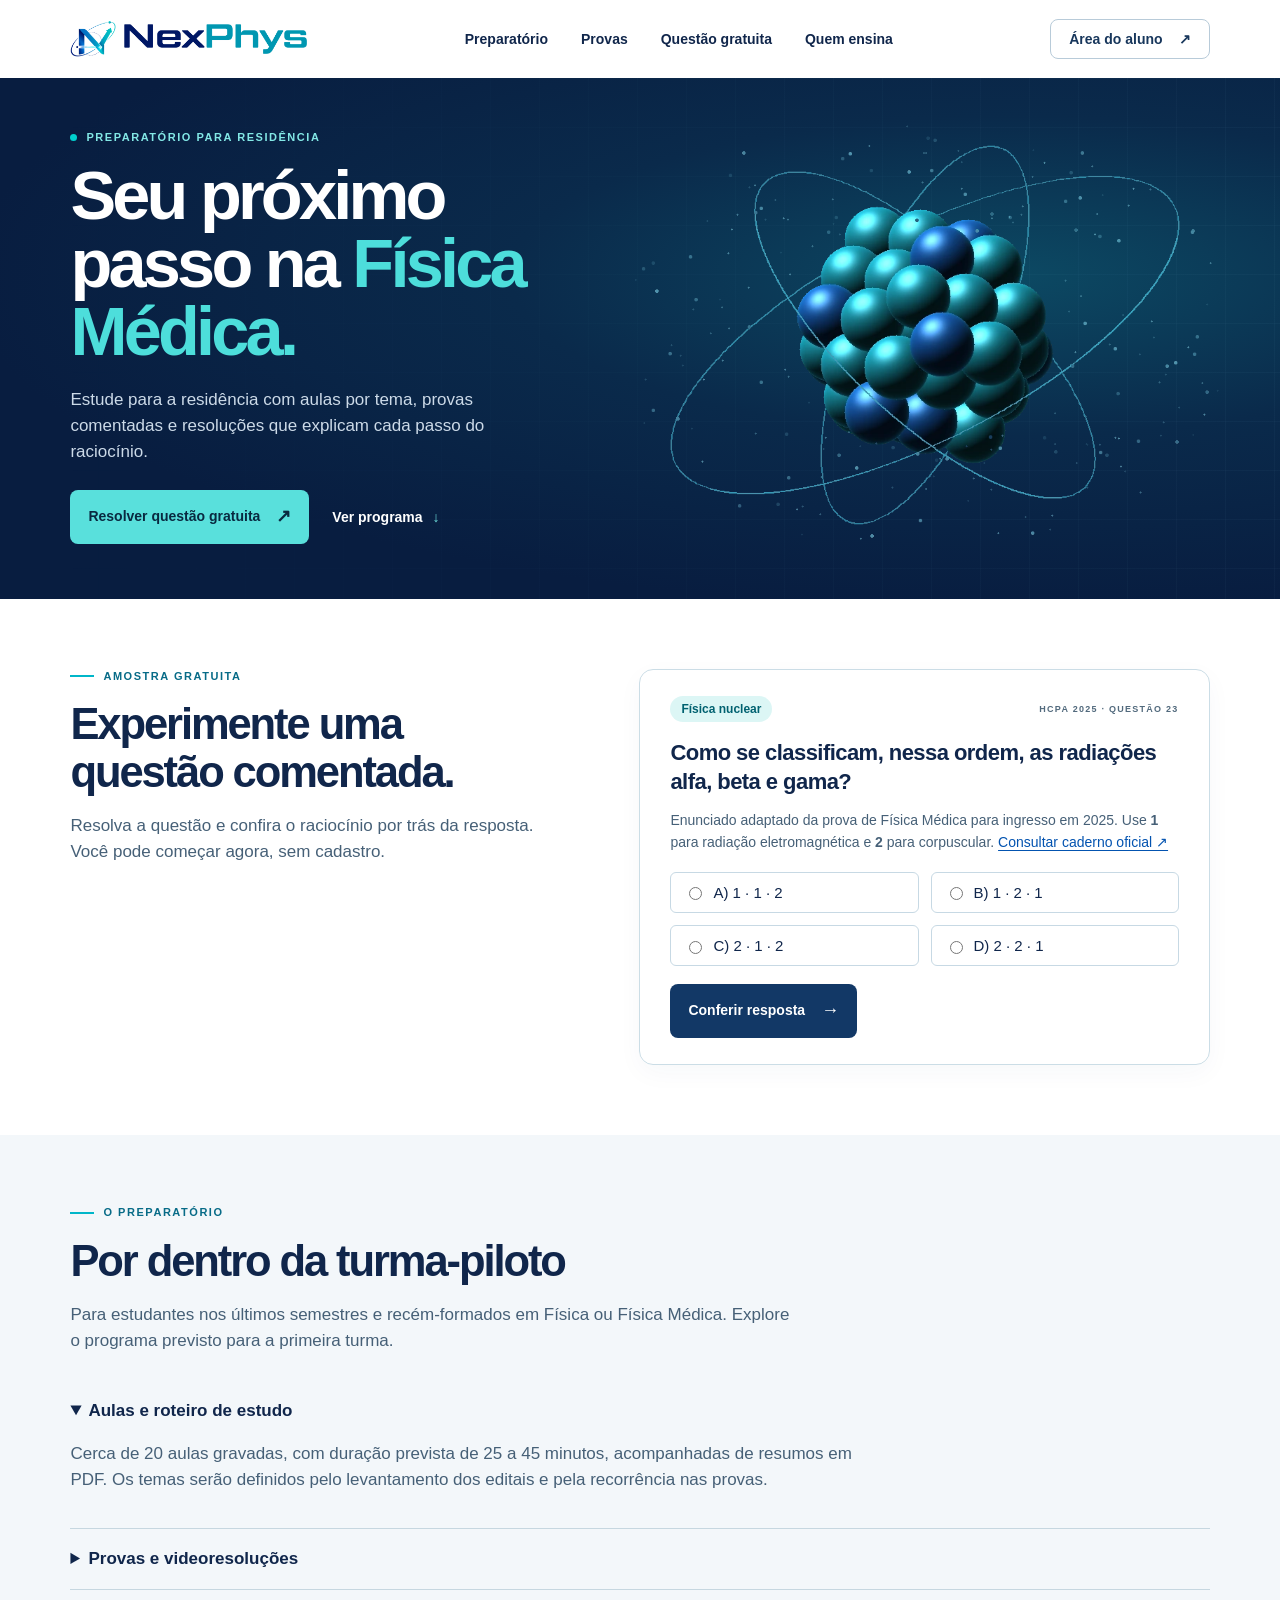
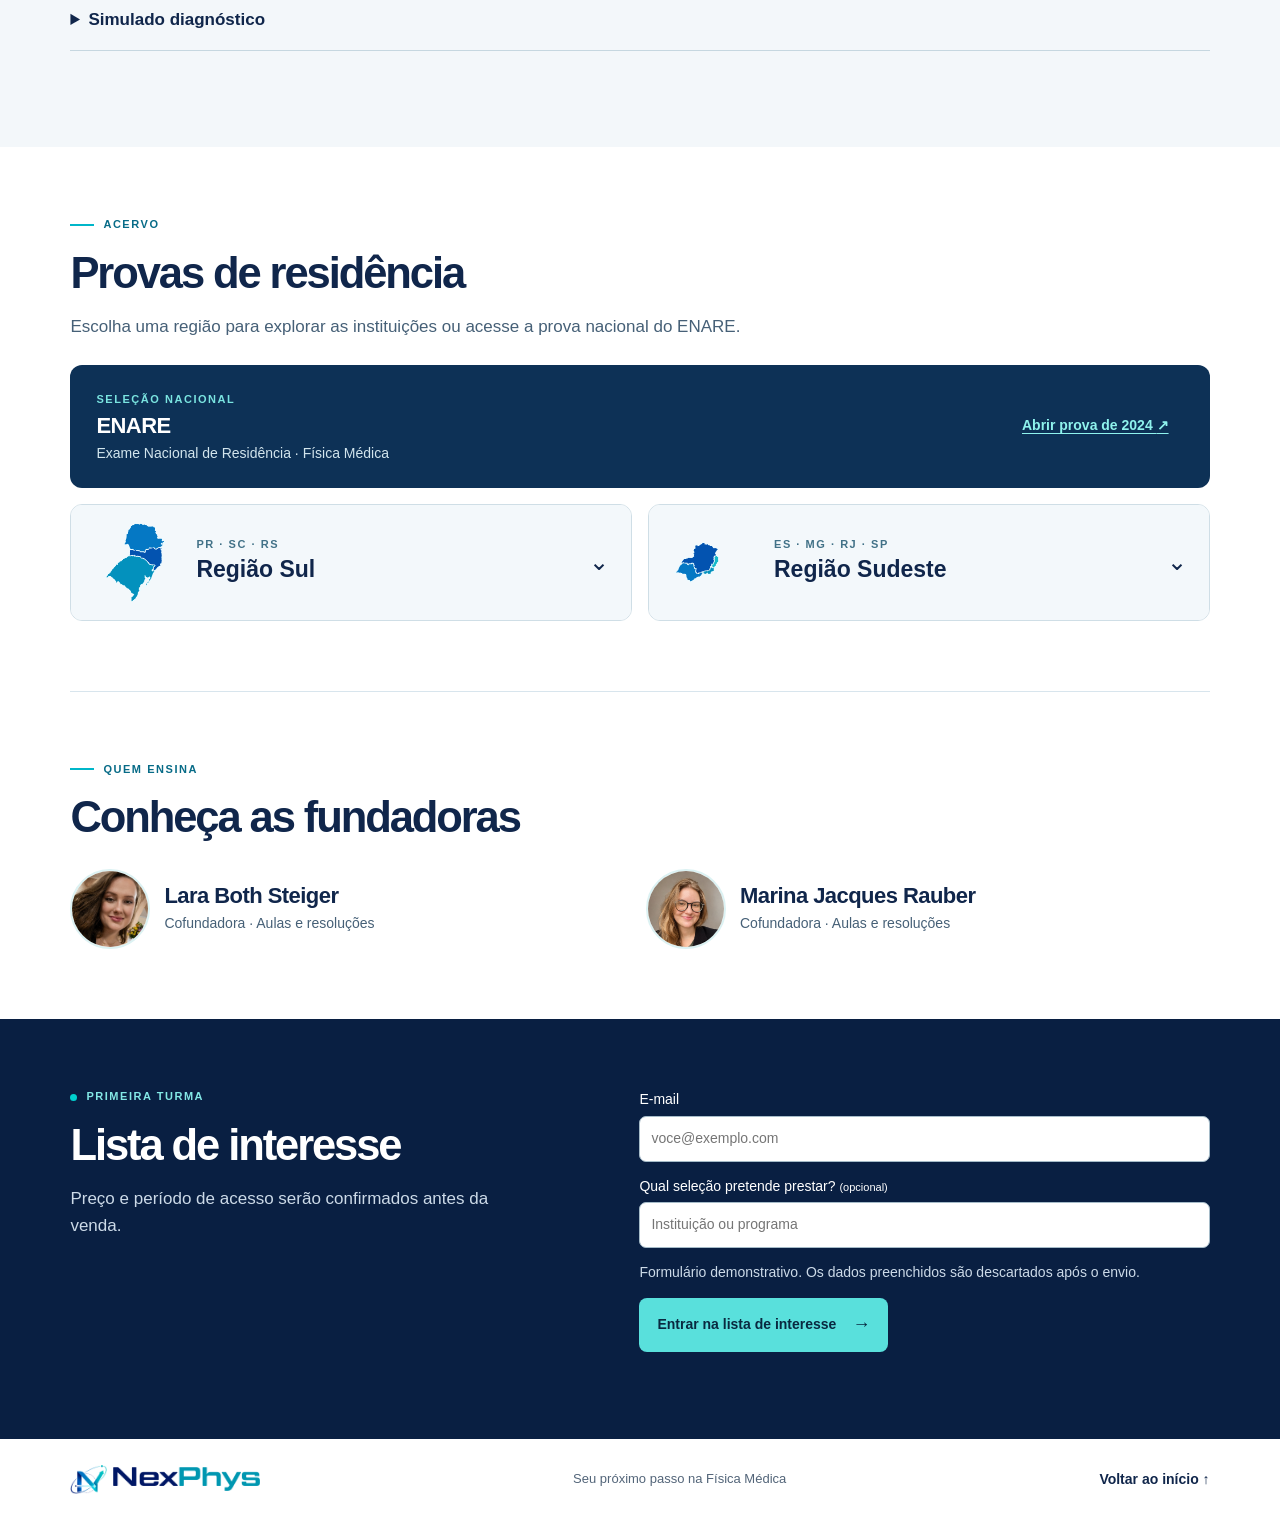
<file: index.html>
<!doctype html><html lang="pt-BR"><head><meta charset="utf-8"><meta name="viewport" content="width=device-width,initial-scale=1"><meta name="theme-color" content="#081f42"><title>NexPhys | Residência em Física Médica</title><meta name="description" content="Conheça a preparação NexPhys para Residência em Física Médica e experimente uma questão comentada."><link rel="icon" href="./assets/symbol.png"><link rel="stylesheet" href="./style.css"><script src="./app.js" defer></script></head><body>
<header><div class="wrap bar"><a href="#inicio" class="brand" aria-label="NexPhys, início"><img src="./assets/symbol.png" alt=""><img src="./assets/wordmark.png" alt="NexPhys"></a><nav aria-label="Principal"><a href="#programa">Preparatório</a><a href="#provas">Provas</a><a href="#questao">Questão gratuita</a><a href="#equipe">Quem ensina</a></nav><button class="outline" data-open="aluno">Área do aluno <span>↗</span></button></div></header>
<main id="inicio"><section class="hero"><div class="wrap hero-inner"><div class="intro"><p class="eyebrow"><i></i> PREPARATÓRIO PARA RESIDÊNCIA</p><h1>Seu próximo<br>passo na <em>Física<br>Médica.</em></h1><p class="lead">Estude para a residência com aulas por tema, provas comentadas e resoluções que explicam cada passo do raciocínio.</p><div class="actions"><a class="cta" href="#questao">Resolver questão gratuita <b>↗</b></a><a class="textlink" href="#programa">Ver programa <span>↓</span></a></div></div><figure class="science"><img src="./assets/nucleo.webp" alt="Ilustração de um núcleo atômico em tons de azul e turquesa"></figure></div></section>
<section class="wrap split section" id="questao"><div><p class="label">AMOSTRA GRATUITA</p><h2>Experimente uma<br>questão comentada.</h2><p>Resolva a questão e confira o raciocínio por trás da resposta. Você pode começar agora, sem cadastro.</p></div><article class="question"><div class="qmeta"><span>Física nuclear</span><small>HCPA 2025 · QUESTÃO 23</small></div><h3>Como se classificam, nessa ordem, as radiações alfa, beta e gama?</h3><p class="exam-source">Enunciado adaptado da prova de Física Médica para ingresso em 2025. Use <b>1</b> para radiação eletromagnética e <b>2</b> para corpuscular. <a href="https://fundmed.org.br/website/wp-content/uploads/2025/04/HCPA-PROCESSO-SELETIVO-PARA-RESIDENCIA-MULTIPROFISSIONAL-2025-1o-EDITAL.pdf" target="_blank" rel="noopener noreferrer">Consultar caderno oficial ↗</a></p><form id="quiz"><fieldset><legend class="sr">Escolha uma resposta</legend><div class="options"></div></fieldset><button class="dark">Conferir resposta <span>→</span></button></form><div id="feedback" aria-live="polite"></div></article></section>
<section id="programa" class="soft"><div class="wrap section"><p class="label">O PREPARATÓRIO</p><h2>Por dentro da turma-piloto</h2><p class="desc">Para estudantes nos últimos semestres e recém-formados em Física ou Física Médica. Explore o programa previsto para a primeira turma.</p><div class="modules">
<details open><summary>Aulas e roteiro de estudo</summary><p>Cerca de 20 aulas gravadas, com duração prevista de 25 a 45 minutos, acompanhadas de resumos em PDF. Os temas serão definidos pelo levantamento dos editais e pela recorrência nas provas.</p></details>
<details><summary>Provas e videoresoluções</summary><p>O planejamento contempla duas seleções de referência no Sul e no Sudeste e os cinco ciclos mais recentes disponíveis. As resoluções serão divididas em blocos, com indicação de instituição, ano, fonte e eventuais divergências de gabarito.</p></details>
<details><summary>Simulado diagnóstico</summary><p>Um simulado inicial ajudará cada estudante a identificar os temas que merecem revisão. O roteiro de estudo orientará a retomada desses conteúdos.</p></details></div>
</div></section><section id="provas" class="wrap section exam-library"><p class="label">ACERVO</p><h2>Provas de residência</h2><p class="desc">Escolha uma região para explorar as instituições ou acesse a prova nacional do ENARE.</p><div class="national-exam"><div><small>SELEÇÃO NACIONAL</small><h3>ENARE</h3><p>Exame Nacional de Residência · Física Médica</p></div><a class="resource" href="https://mapa-vagas-enare-ebserh.conhecimento.fgv.br/provas-gabaritos/multiuni/Provas/FISICA%20MEDICA%20%28FISMEDT01%29.pdf" target="_blank" rel="noopener noreferrer">Abrir prova de 2024 <span aria-hidden="true">↗</span></a></div><div class="region-grid"><details class="reg"><summary><img src="./assets/mapa-sul.png" alt=""><span><small>PR · SC · RS</small><strong>Região Sul</strong></span><span class="chev" aria-hidden="true">⌄</span></summary><div class="institutions"><details class="inst"><summary>HCPA<span>Hospital de Clínicas de Porto Alegre · RS</span></summary><div><a class="resource" href="https://fundmed.org.br/website/wp-content/uploads/2025/04/HCPA-PROCESSO-SELETIVO-PARA-RESIDENCIA-MULTIPROFISSIONAL-2025-1o-EDITAL.pdf" target="_blank" rel="noopener noreferrer">Prova 2025 <span aria-hidden="true">↗</span></a><a class="resource" href="https://fundmed.org.br/website/wp-content/uploads/2024/09/COREMU-HCPA-Gabarito-e-resultado-definitivos-da-prova-objetiva-e-convocacao-para-analise-curricular.pdf#page=2" target="_blank" rel="noopener noreferrer">Gabarito definitivo <span aria-hidden="true">↗</span></a><a class="resource" href="#questao">Resolver questão 23 <span aria-hidden="true">↗</span></a></div></details><details class="inst"><summary>UFCSPA / Santa Casa<span>Porto Alegre · RS</span></summary><div><a class="resource" href="https://fundmed.org.br/website/wp-content/uploads/2026/08/UFCSPA-MULTI-Provas.pdf" target="_blank" rel="noopener noreferrer">Caderno de provas 2027 <span aria-hidden="true">↗</span></a><a class="resource" href="https://fundmed.org.br/evento/residencia-uni-e-multiprofissional-ufcspa-2027/" target="_blank" rel="noopener noreferrer">Documentos da seleção <span aria-hidden="true">↗</span></a></div></details><details class="inst"><summary>PREMUS · PUCRS<span>Hospital São Lucas da PUCRS · Porto Alegre, RS</span></summary><div><p>Caderno de prova em catalogação.</p><a class="resource" href="https://portal.pucrs.br/ensino/cursos/especializacao-e-mba/premus-2027/" target="_blank" rel="noopener noreferrer">Consultar seleção <span aria-hidden="true">↗</span></a></div></details><details class="inst"><summary>Hospital Erasto Gaertner<span>Curitiba · PR</span></summary><div><p>Caderno de prova em catalogação.</p><a class="resource" href="https://erastogaertner.com.br/ensino-e-pesquisa-2/" target="_blank" rel="noopener noreferrer">Consultar seleção <span aria-hidden="true">↗</span></a></div></details></div></details><details class="reg"><summary><img src="./assets/mapa-sudeste.png" alt=""><span><small>ES · MG · RJ · SP</small><strong>Região Sudeste</strong></span><span class="chev" aria-hidden="true">⌄</span></summary><div class="institutions"><details class="inst"><summary>UNIFESP<span>Universidade Federal de São Paulo · SP</span></summary><div><p>Caderno de prova em catalogação.</p><a class="resource" href="https://biofisica.unifesp.br/resid%C3%AAncia" target="_blank" rel="noopener noreferrer">Consultar programa <span aria-hidden="true">↗</span></a></div></details><details class="inst"><summary>Hospital Sírio-Libanês<span>São Paulo · SP</span></summary><div><p>Caderno de prova em catalogação.</p><a class="resource" href="https://www.vunesp.com.br/HSLI2602" target="_blank" rel="noopener noreferrer">Consultar seleção <span aria-hidden="true">↗</span></a></div></details><details class="inst"><summary>Hospital de Amor<span>Barretos · SP</span></summary><div><p>Caderno de prova em catalogação.</p><a class="resource" href="https://iep.hospitaldeamor.com.br/ensino/residencia/multiprofissional/" target="_blank" rel="noopener noreferrer">Consultar residência <span aria-hidden="true">↗</span></a></div></details><details class="inst"><summary>A.C.Camargo Cancer Center<span>São Paulo · SP</span></summary><div><p>Caderno de prova em catalogação.</p><a class="resource" href="https://ensino.accamargo.org.br/residencia-multiprofissional-em-oncologia-fisica-medica-2026-p222" target="_blank" rel="noopener noreferrer">Consultar seleção <span aria-hidden="true">↗</span></a></div></details></div></details></div></section><section id="equipe" class="wrap section"><p class="label">QUEM ENSINA</p><h2>Conheça as fundadoras</h2><div class="people"><div><img class="founder-photo lara" src="./assets/lara.png" alt="Lara Both Steiger" width="80" height="80" loading="lazy"><div><h3>Lara Both Steiger</h3><p>Cofundadora · Aulas e resoluções</p></div></div><div><img class="founder-photo marina" src="./assets/marina.png" alt="Marina Jacques Rauber" width="80" height="80" loading="lazy"><div><h3>Marina Jacques Rauber</h3><p>Cofundadora · Aulas e resoluções</p></div></div></div></section>
<section class="join" id="interesse"><div class="wrap split section"><div><p class="eyebrow"><i></i> PRIMEIRA TURMA</p><h2>Lista de interesse</h2><p>Preço e período de acesso serão confirmados antes da venda.</p></div><form id="signup" aria-describedby="signup-note">
<label for="signup-email">E-mail<input id="signup-email" type="email" name="email" required autocomplete="email" maxlength="254" placeholder="voce@exemplo.com"></label>
<label for="signup-selection">Qual seleção pretende prestar? <small>(opcional)</small><input id="signup-selection" name="selecao" maxlength="180" placeholder="Instituição ou programa"></label>
<p id="signup-note" class="note">Formulário demonstrativo. Os dados preenchidos são descartados após o envio.</p>
<button class="cta" type="submit">Entrar na lista de interesse <b aria-hidden="true">→</b></button>
<p id="signup-status" role="status" aria-live="polite"></p>
</form></div></section></main>
<footer><div class="wrap foot"><a href="#inicio" class="brand" aria-label="NexPhys, início"><img src="./assets/symbol.png" alt=""><img src="./assets/wordmark.png" alt="NexPhys"></a><span>Seu próximo passo na Física Médica</span><a href="#inicio">Voltar ao início ↑</a></div></footer>
<dialog id="aluno"><button class="close" aria-label="Fechar">×</button><p class="label">TURMA-PILOTO</p><h2>Área do aluno</h2><p>O acesso às aulas será liberado aos matriculados quando a primeira turma abrir. Enquanto isso, você já pode experimentar a questão comentada.</p><a class="dark" href="#questao">Resolver a questão →</a><a class="secondary" href="#interesse">Consultar informações da turma</a></dialog>
</body></html>
</file>
<file: style.css>
*{box-sizing:border-box}html{scroll-behavior:smooth;scroll-padding-top:22px}body{margin:0;color:#10264b;font:17px/1.55 Nexa,Montserrat,Arial,sans-serif}button,input{font:inherit}a{color:inherit;text-decoration:none}a,button,summary{cursor:pointer}a:focus-visible,button:focus-visible,summary:focus-visible,input:focus-visible{outline:3px solid #029bd0;outline-offset:4px}.wrap{width:min(1220px,89%);margin:auto}.bar,.foot,.brand,nav,.actions,.factrow,.qmeta,.people>div,.coverage>div{display:flex;align-items:center}.bar{min-height:78px;justify-content:space-between;gap:22px}.brand{--marca:clamp(24px,2.45vw,30px);gap:calc(var(--marca)*.26)}.brand img{display:block;width:auto;max-width:none}.brand img:first-child{height:calc(var(--marca)*1.22)}.brand img:last-child{height:var(--marca)}.foot .brand{--marca:24px}nav{gap:33px}nav a,.outline,.textlink,.secondary,.foot a{font:600 14px Montserrat,Arial,sans-serif}nav a:hover,.secondary:hover{color:#0353b0}.outline,.cta,.dark,.secondary{display:inline-flex;align-items:center;justify-content:center;gap:16px;border:0;border-radius:8px;font-weight:700}.outline{padding:11px 18px;color:#18375c;background:white;border:1px solid #b8cbd9}.hero,.join{color:#fff;background:#091f42}.hero{position:relative;overflow:hidden;background:radial-gradient(ellipse at 79% 38%,#0c4963 0%,#0a2a4b 35%,#081d40 73%)}.hero:after{content:"";position:absolute;inset:0;pointer-events:none;background-image:linear-gradient(#a0e1fa09 1px,transparent 1px),linear-gradient(90deg,#a0e1fa09 1px,transparent 1px);background-size:49px 49px;mask-image:linear-gradient(90deg,transparent,#000)}.hero-inner{display:grid;grid-template-columns:1fr 1fr;align-items:center;position:relative;z-index:1;min-height:505px}.intro{padding:52px 0 55px}.eyebrow,.label,figcaption,small{font:600 11px/1.4 Montserrat,Arial,sans-serif;letter-spacing:.14em}.eyebrow,.label{margin:0 0 17px;display:flex;align-items:center;gap:9px}.eyebrow{color:#83e8e6}.eyebrow i{height:7px;width:7px;background:#00d0cf;border-radius:50%}.label{color:#076b87}.label:before{content:"";width:24px;height:2px;background:#00b6c9}h1,h2,h3{margin:0;font-family:"TT Lakes Neue","TT Lakes Neue Expanded",Montserrat,Arial,sans-serif}h1{font-size:clamp(52px,5.35vw,84px);line-height:.99;letter-spacing:-.055em}em{font-style:normal;color:#4ddedb}.lead{max-width:480px;color:#d2e0ed;margin:21px 0 24px;font-size:17px}.actions{gap:23px;flex-wrap:wrap}.cta,.dark,.secondary{font-size:14px;padding:13px 18px}.cta{background:#59e0dc;color:#092940}.cta:hover{background:#90f0e9}.cta b,.dark span{font-size:18px}.textlink{color:white}.textlink span{padding-left:6px;color:#70e2de}.science{position:relative;margin:0;align-self:stretch;display:flex;align-items:center;justify-content:center}.science img{width:117%;max-width:none;flex-shrink:0}.science figcaption{position:absolute;bottom:28px;right:4px;color:#a0c9da;font-size:9px;display:flex;align-items:center;gap:8px}.science figcaption span{width:28px;border-top:1px solid #55aaa9}.facts{background:#f0f6fa;border-bottom:1px solid #dce8ef}.factrow{justify-content:space-between;padding:19px 0}.factrow div{flex:1;display:flex;align-items:baseline;justify-content:center;gap:11px;border-left:1px solid #c8d9e3}.factrow div:first-child{border:0;justify-content:flex-start}.factrow strong{font:700 23px Montserrat,Arial,sans-serif;letter-spacing:-.04em}.factrow span{font-size:13px;color:#485f71}.section{padding-top:70px;padding-bottom:70px}.split{display:grid;grid-template-columns:.9fr 1.1fr;gap:9%;align-items:start}h2{font-size:clamp(32px,3.4vw,52px);line-height:1.09;letter-spacing:-.048em}h3{font-size:22px;line-height:1.32;letter-spacing:-.025em}p{color:#466077}.join p,.hero p.lead{color:#ccdae8}.join .eyebrow{color:#83e8e6}.question{padding:26px 30px;border:1px solid #cbdde6;border-radius:14px;box-shadow:0 8px 26px #1b3e6609}.qmeta{justify-content:space-between;gap:14px;margin-bottom:16px}.qmeta span{color:#006170;background:#dcf6f5;border-radius:99px;padding:4px 11px;font-size:12px;font-weight:700}.qmeta small{font-size:9px;color:#526a7d}.options,.people,.coverage{display:grid;grid-template-columns:1fr 1fr;gap:12px}fieldset{border:0;margin:18px 0;padding:0}.options label{display:flex;align-items:center;gap:8px;border:1px solid #c7d9e4;border-radius:6px;padding:8px 13px;cursor:pointer;font-size:15px}.options label:has(:checked){border-color:#0353b0;background:#eaf3ff}input[type=radio]{accent-color:#0353b0}.dark{color:white;background:#123866}.dark:hover{background:#0353b0}.soft{background:#f3f7fa}.desc{max-width:720px}.modules{margin:26px 0}.modules details{border-bottom:1px solid #c6d7e0;padding:17px 0}.modules summary{font-weight:bold}.modules p{max-width:800px}.coverage-title{margin:34px 0 14px}.coverage>div{border:1px solid #d2e0e8;background:#fff;border-radius:8px;padding:15px;justify-content:space-between;gap:10px;flex-wrap:wrap}.coverage span,.note,.people p{font-size:14px}.people{margin-top:28px}.people>div{gap:14px}.people i{display:grid;place-items:center;font:600 21px Montserrat,Arial,sans-serif;background:#e0f5f4;color:#016077;border-radius:50%;width:56px;height:56px}.people p{margin:3px 0}.join label{display:block;font-size:14px;margin-bottom:14px}.join label small{letter-spacing:0;font-weight:400}.join input{display:block;width:100%;margin-top:5px;border:1px solid #a5bbc8;border-radius:7px;padding:11px}.foot{padding:26px 0;gap:20px;justify-content:space-between}.foot span{font-size:13px;color:#536579}.sr{position:absolute;width:1px;height:1px;overflow:hidden;clip-path:inset(50%)}dialog{border:0;border-radius:15px;padding:36px;width:min(510px,92%);color:#10264b}dialog::backdrop{background:#061a35aa}.close{float:right;border:0;background:transparent;font-size:25px}.secondary{color:#0353b0;background:transparent}#feedback:not(:empty){margin-top:18px;background:#edf7f8;border-radius:8px;padding:15px}#feedback p{margin:5px 0}#status:empty{display:none}
@media(max-width:850px){nav{gap:14px}.bar{gap:12px}.factrow div{flex-direction:column;align-items:center;gap:0}.factrow div:first-child{align-items:start}.split{gap:5%}.hero-inner{min-height:450px}}
@media(max-width:670px){.bar{flex-wrap:wrap;padding:12px 0;row-gap:10px}.bar nav{order:3;width:100%;justify-content:space-between;padding:6px 0 0;border-top:1px solid #e5ecf1}.outline{font-size:12px;padding:8px 12px}.wrap{width:90%}.hero-inner,.split{grid-template-columns:1fr}.intro{padding:34px 0 0}.hero-inner{min-height:0}.science{height:215px}.science img{width:auto;height:265px}.science figcaption{bottom:10px;font-size:7px}.eyebrow,.label{font-size:10px}.factrow strong{font-size:17px}.factrow span{font-size:10px}.factrow{padding:14px 0}.section{padding:44px 0}.question{padding:20px;margin-top:10px}.people,.coverage{grid-template-columns:1fr}.foot{flex-wrap:wrap}.foot span{display:none}.join form{margin-top:10px}.actions{gap:12px}.lead{font-size:16px}.cta,.dark{font-size:13px}.hero h1 br:nth-child(2){display:none}.people{gap:20px}}@media(prefers-reduced-motion:reduce){html{scroll-behavior:auto}}

.exam-source{font-size:14px}.exam-source a{color:#0353b0;text-decoration:underline;text-underline-offset:3px}
.exam-library{border-bottom:1px solid #d8e5ed}.national-exam{background:#0d3156;color:white;padding:20px 26px;border-radius:12px;display:flex;align-items:center;justify-content:space-between;gap:15px;margin:24px 0 16px}.national-exam small{color:#7ae4e0}.national-exam p{color:#d2e5ed;margin:3px 0;font-size:14px}.resource{display:inline-block;text-decoration:underline;text-underline-offset:3px;font-size:14px;font-weight:bold;color:#0353b0;margin:4px 15px 4px 0}.national-exam .resource{color:#8ff3ed}.region-grid{display:grid;grid-template-columns:1fr 1fr;gap:16px;align-items:start}.reg{border:1px solid #cfdee6;border-radius:12px;overflow:hidden}.reg>summary{display:flex;align-items:center;gap:18px;padding:15px 22px;background:#f3f8fb}.reg>summary:hover{background:#e8f6f8}.reg>summary img{width:85px;height:85px}.reg>summary strong,.reg>summary small{display:block}.reg>summary strong{font-size:23px}.reg>summary small{color:#417187}.chev{margin-left:auto;font-size:24px}.reg[open]>summary .chev{transform:rotate(180deg)}.institutions{padding:0 20px}.inst{padding:12px 0}.inst+.inst{border-top:1px solid #dce6ed}.inst summary{font-weight:700}.inst summary span{display:block;font-size:13px;color:#546c80;font-weight:400;margin-left:17px}.inst p{font-size:13px;margin:9px 0 0}.inst>div{margin-left:17px}@media(max-width:700px){.region-grid{grid-template-columns:1fr}.reg>summary img{width:62px;height:62px}.national-exam{align-items:start;flex-direction:column}.bar nav{flex-wrap:wrap;row-gap:7px}.bar nav a{font-size:13px}}

@media(min-width:671px) and (max-width:950px){.bar nav{gap:12px}.bar{min-height:74px}}
@media(max-width:375px){.bar .brand{--marca:20px}.bar{column-gap:6px}}

.people .founder-photo {
  width: 80px;
  height: 80px;
  flex: 0 0 80px;
  border-radius: 50%;
  object-fit: cover;
  border: 2px solid #dcf2f3;
}
.people .marina { object-position: 54% 48%; }
.people .lara { object-position: 63% 35%; }
.people > div > div { min-width: 0; }
@media (max-width: 670px) {
  .people .founder-photo {
    width: 68px;
    height: 68px;
    flex-basis: 68px;
  }
}
</file>
